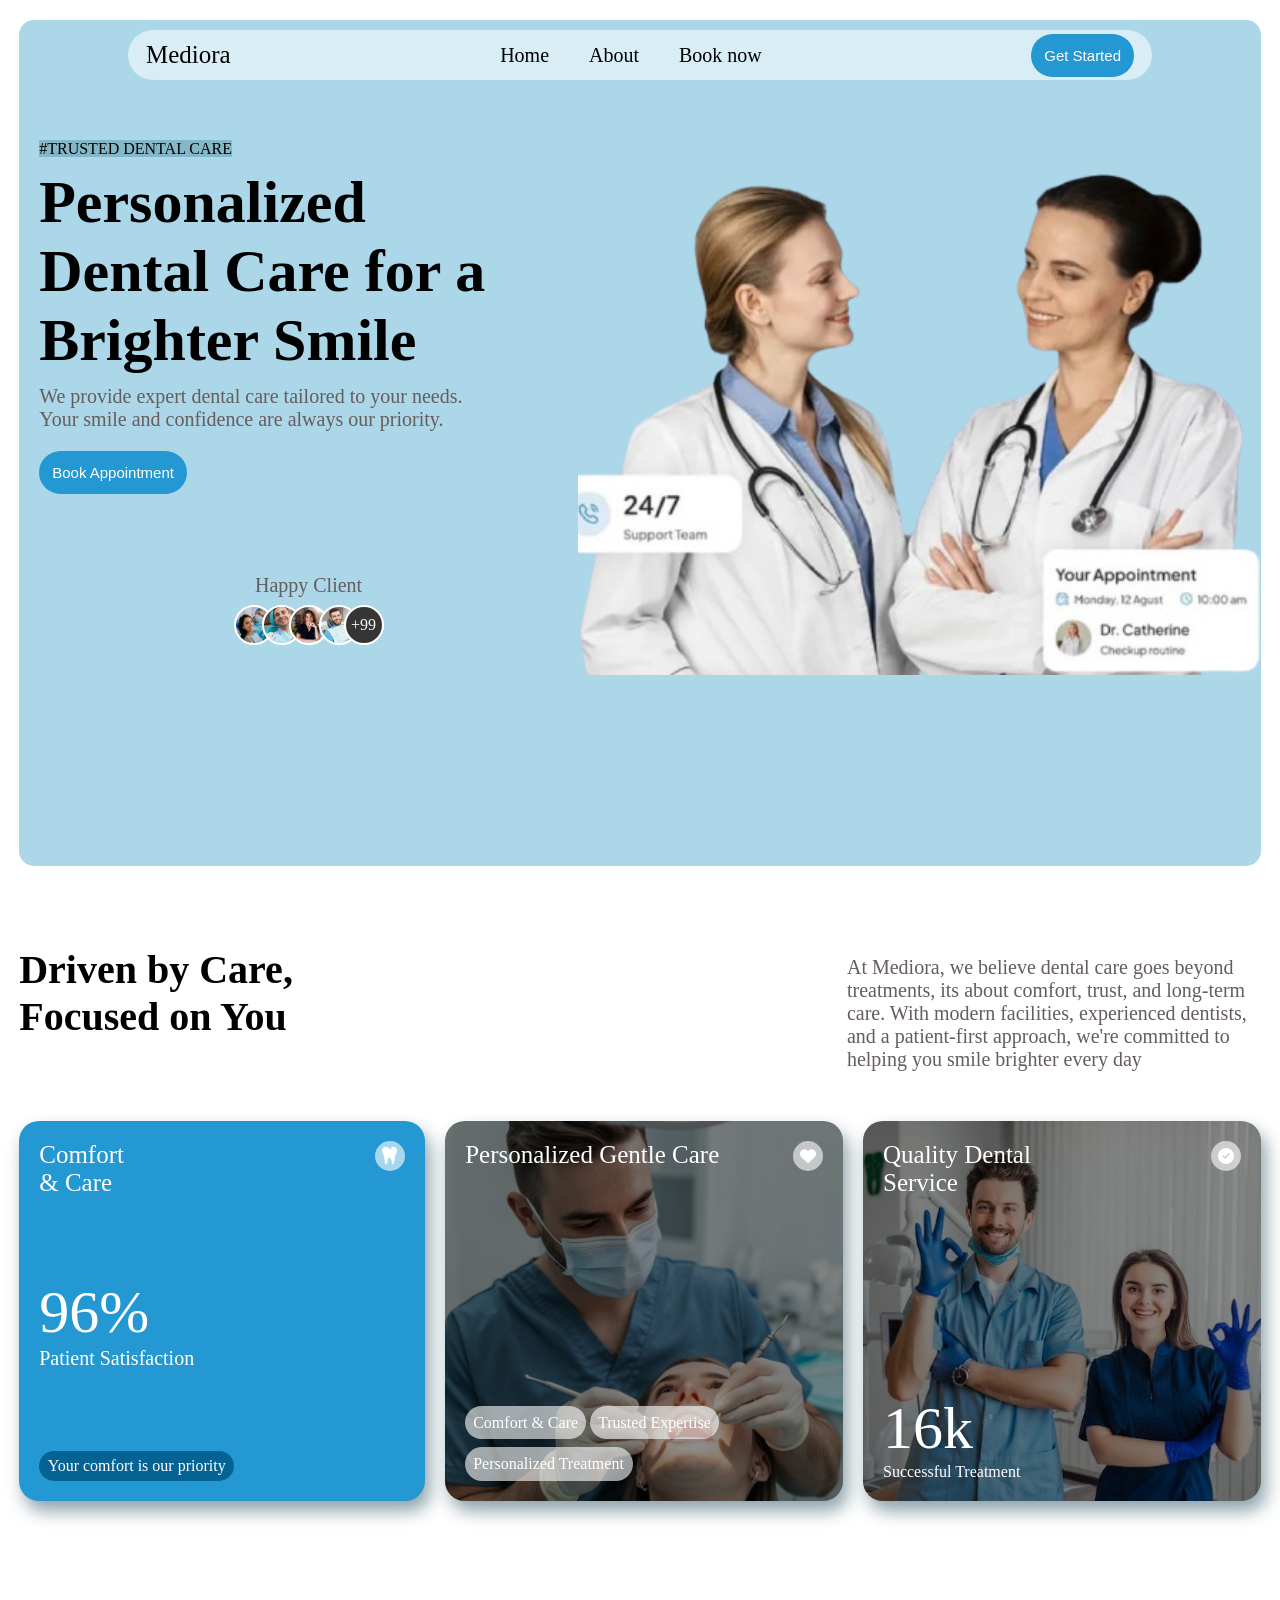
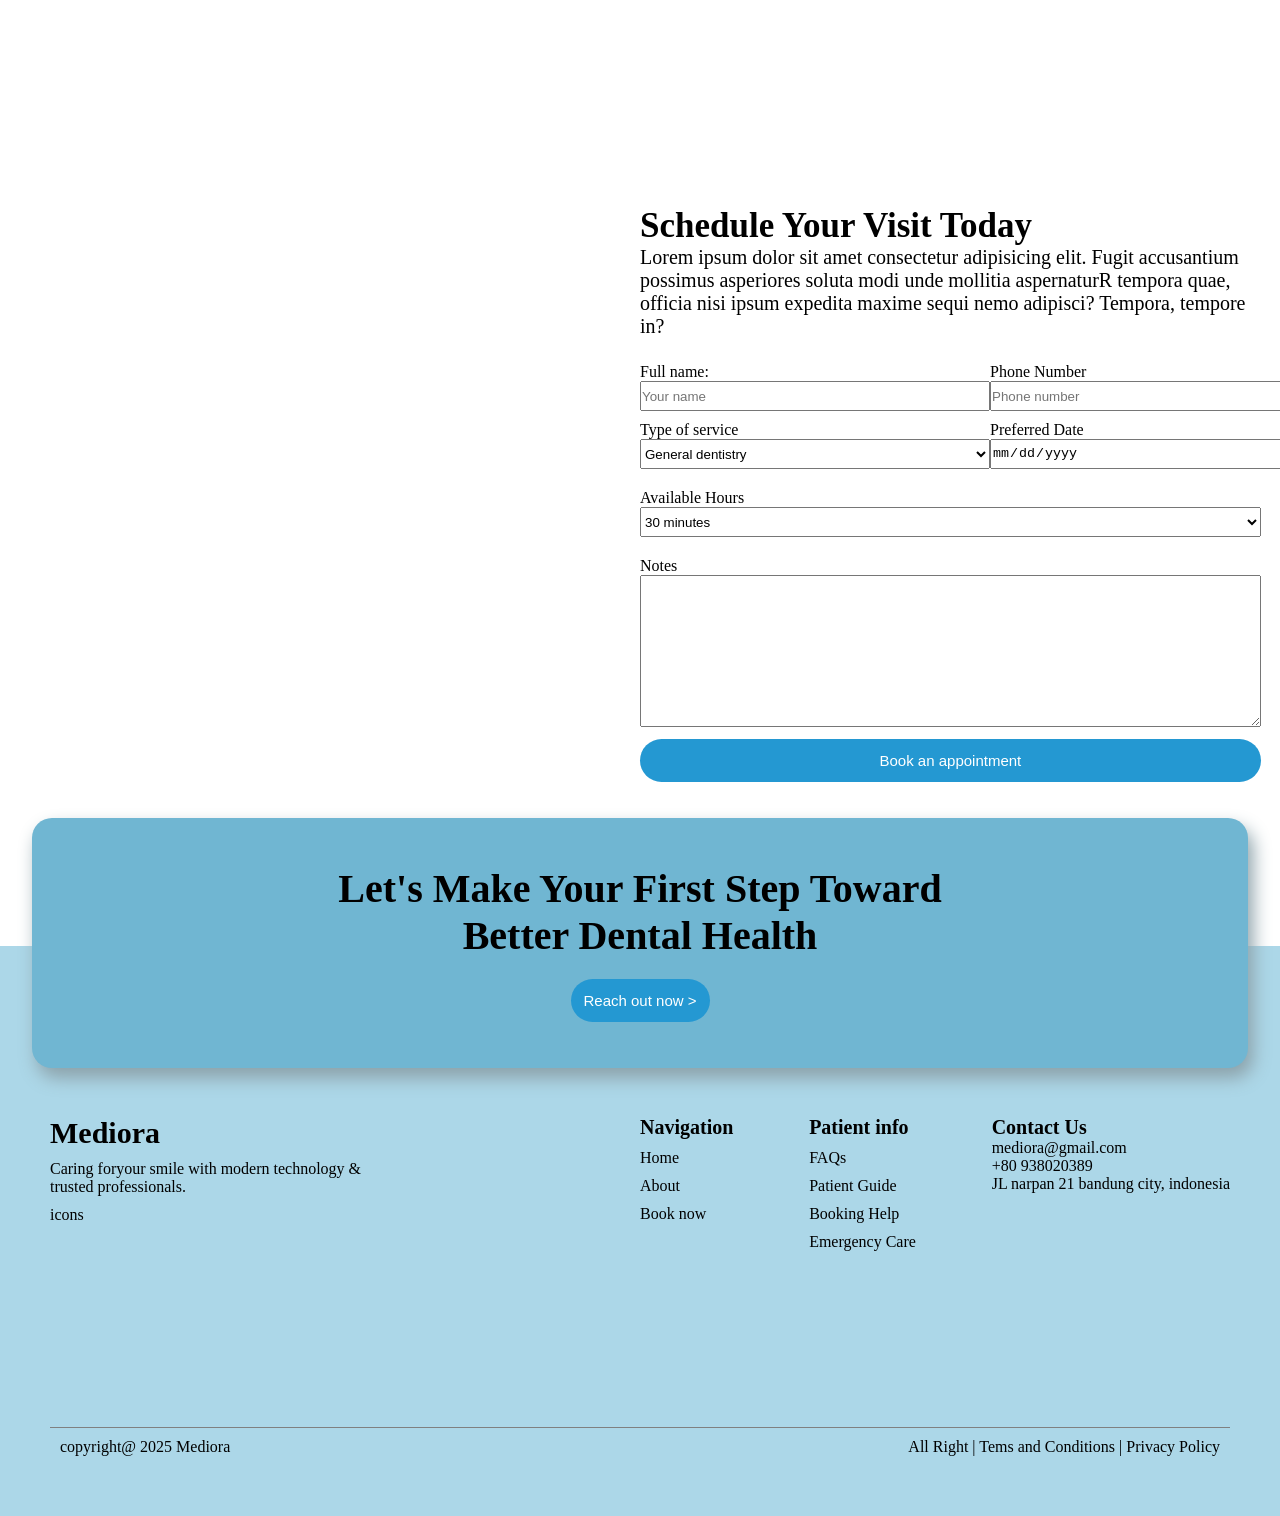
<file: index.html>
<!DOCTYPE html>
<html lang="en">
  <head>
    <meta charset="UTF-8" />
    <meta name="viewport" content="width=device-width, initial-scale=1.0" />
    <title>Mediora Detal Clinic</title>
    <link rel="stylesheet" href="index.css" />
    <link
      rel="stylesheet"
      href="https://cdnjs.cloudflare.com/ajax/libs/font-awesome/6.4.0/css/all.min.css"
    />
  </head>
  <body>
    <div id="home-bg">
      <!--------- Navbar ----------->
      <nav>
        <div class="logoName">Mediora</div>
        <ul>
          <li><a href="#home-bg"> Home</a></li>
          <li><a href="#Section-1">About</a></li>
          <li><a href="#Section-2">Book now</a></li>
        </ul>
        <div class="right-side">
          <button class="btn">Get Started</button>
          <i class="fa-solid fa-bars"></i>
        </div>
      </nav>

      <!--------- sidebar ----------->
      <div class="sidebar">
        <i class="fa-solid fa-xmark"></i>
        <div class="container">
          <li><a href="#home-bg"> Home</a></li>
          <li><a href="#Section-1">About</a></li>
          <li><a href="#Section-2">Book now</a></li>
        </div>
      </div>

      <!--------- Hero Section  ----------->
      <header>
        <!-- Hero-left  -->
        <div class="hero-left">
          <div class="container">
            <span>#TRUSTED DENTAL CARE</span>
            <h1>Personalized Dental Care for a Brighter Smile</h1>
            <div class="description">
              <p id="desc">
                We provide expert dental care tailored to your needs.
              </p>
              <p>Your smile and confidence are always our priority.</p>
            </div>

            <button class="btn-1">Book Appointment</button>
            <div class="box">
              <p class="title">Happy Client</p>
              <div class="img-container">
                <div class="img-1"></div>
                <div class="img-2"></div>
                <div class="img-3"></div>
                <div class="img-4"></div>
                <div class="img-5">+99</div>
              </div>
            </div>
          </div>
        </div>
        <!-- Hero-right -->
        <div class="hero-right">
          <div class="img"></div>
        </div>
      </header>
    </div>

    <!--------- Section-1  ----------->
    <section id="Section-1">
      <div class="top-container">
        <h2 class="title">
          Driven by Care, <br />
          Focused on You
        </h2>
        <p class="description">
          At Mediora, we believe dental care goes beyond treatments, its about
          comfort, trust, and long-term care. With modern facilities,
          experienced dentists, and a patient-first approach, we're committed to
          helping you smile brighter every day
        </p>
      </div>
      <div class="Cards-container">
        <!-- card-1 -->
        <div class="card-1">
          <div class="top">
            <span class="title">Comfort <br />& Care</span>
            <span class="tooth-icon"><i class="fa-solid fa-tooth"></i></span>
          </div>
          <div class="center">
            <span class="percentage">96%</span>
            <span>Patient Satisfaction</span>
          </div>
          <span class="bottom"> Your comfort is our priority</span>
        </div>
        <!-- card-2 -->
        <div class="card-2">
          <div class="overlay-bg">
            <div class="container">
              <div class="top">
                <span class="title">Personalized Gentle Care</span>
                <span class="icon"><i class="fa-solid fa-heart"></i></span>
              </div>
              <div class="card-box">
                <div class="top-box">
                  <span class="boxs">Comfort & Care</span>
                  <span class="boxs">Trusted Expertise</span>
                </div>
                <span class="boxs bottom">Personalized Treatment</span>
              </div>
            </div>
          </div>
        </div>
        <!-- card-3 -->
        <div class="card-3">
          <div class="overlay-bg">
            <div class="container">
              <div class="top">
                <span class="title"
                  >Quality Dental <br />
                  Service</span
                >
                <span class="icon">
                  <i class="fa-solid fa-circle-check"></i>
                </span>
              </div>
              <div class="bottom">
                <span class="percentage">16k</span>
                <span class="text">Successful Treatment</span>
              </div>
            </div>
          </div>
        </div>
      </div>
    </section>

    <!--------- Section-2  ----------->
    <section id="Section-2">
      <div class="left-container">
        <iframe
          src="https://www.google.com/maps/embed?pb=!1m18!1m12!1m3!1d2584.1831065946617!2d6.132905076009366!3d49.632003445955725!2m3!1f0!2f0!3f0!3m2!1i1024!2i768!4f13.1!3m3!1m2!1s0x47954ede77e6ffcd%3A0x57d2afcf37277d52!2sCHL%20Eich%20(Center%20Hospitalier%20de%20Luxembourg)!5e0!3m2!1sen!2slu!4v1759330337020!5m2!1sen!2slu"
          width="600"
          height="400"
          style="border: 0"
          allowfullscreen=""
          loading="lazy"
          referrerpolicy="no-referrer-when-downgrade"
        ></iframe>
      </div>
      <div class="right-container">
        <div class="title-container">
          <h4>Schedule Your Visit Today</h4>
          <p>
            Lorem ipsum dolor sit amet consectetur adipisicing elit. Fugit
            accusantium possimus asperiores soluta modi unde mollitia
            aspernaturR tempora quae, officia nisi ipsum expedita maxime sequi
            nemo adipisci? Tempora, tempore in?
          </p>
        </div>
        <div class="form-container">
          <form action="/">
            <div class="container-1">
              <div>
                <label for="fname">Full name:</label><br />
                <input
                  type="text"
                  id="fname"
                  name="fname"
                  placeholder="Your name"
                /><br />
              </div>
              <div>
                <label for="phone">Phone Number</label><br />
                <input
                  type="tel"
                  name="phone"
                  id="phone"
                  placeholder="Phone number"
                /><br />
              </div>
            </div>
            <div class="container-2">
              <div>
                <label for="type">Type of service</label> <br />
                <select id="type" name="service3">
                  <option value="volvo">General dentistry</option>
                  <option value="saab">Teeth Whitening</option>
                  <option value="fiat">Endodontics</option>
                  <option value="audi">Other</option></select
                ><br />
              </div>
              <div>
                <label for="date">Preferred Date</label> <br />
                <input
                  type="date"
                  id="date"
                  name="date"
                  placeholder="Select date"
                />
              </div>
            </div>
            <div class="container-3">
              <div>
                <label for="hours">Available Hours</label><br />
                <select id="hours" name="hours">
                  <option>30 minutes</option>
                  <option value="saab">1 hour</option>
                  <option value="fiat">2 hour</option>
                  <option value="audi">3 hour</option></select
                ><br />
              </div>
              <div class="text-container">
                <label for="note">Notes</label><br />
                <textarea
                  id="note"
                  name="message"
                  rows="10"
                  cols="30"
                  placeholder="Add any notes..."
                >
                </textarea>
              </div>
            </div>
            <div class="btn-container">
              <button class="bookingBtn">Book an appointment</button>
            </div>
          </form>
        </div>
      </div>
    </section>

    <!--------- Footer ----------->
    <footer>
      <div class="overlay-container">
        <!-- <div> -->
        <h4>
          Let's Make Your First Step Toward <br />
          Better Dental Health
        </h4>
        <button>Reach out now ></button>
        <!-- </div> -->
      </div>

      <div class="main-container">
        <div class="content">
          <div class="left-container">
            <h5>Mediora</h5>
            <p>
              Caring foryour smile with modern technology & <br />trusted
              professionals.
            </p>
            <div class="social-icons">icons</div>
          </div>
          <div class="right-container">
            <div class="navigation">
              <h5>Navigation</h5>
              <a href="#home-bg">Home</a>
              <a href="#Section-1">About</a>
              <a href="#Section-2" id="text3">Book now</a>
            </div>
            <div class="info">
              <h5>Patient info</h5>
              <span id="text1">FAQs</span>
              <span id="text2">Patient Guide </span>
              <span id="text3">Booking Help</span>
              <span id="text4">Emergency Care</span>
            </div>
            <div class="contact">
              <h5>Contact Us</h5>
              <div>mediora@gmail.com</div>
              <div>+80 938020389</div>
              <div>JL narpan 21 bandung city, indonesia</div>
            </div>
          </div>
        </div>
        <div>
          <div class="bottom">
            <div>copyright@ 2025 Mediora</div>
            <div>All Right | Tems and Conditions | Privacy Policy</div>
          </div>
        </div>
      </div>
    </footer>

    <!-- Scripts -->
    <script src="index.js"></script>
  </body>
</html>
</file>
<file: index.css>
* {
  margin: 0;
  padding: 0;
  box-sizing: border-box;
}
* body {
  height: 100%;
  display: flex;
  flex-direction: column;
  align-items: center;
}

#home-bg {
  height: 100%;
  width: 97%;
  display: flex;
  flex-direction: column;
  background-color: rgb(172, 215, 232);
  align-items: center;
  margin: 5px;
  border-radius: 15px;
  transition: margin-top 0.3s ease;
  transition: width 0.3s ease;
}
#home-bg.scrolled {
  margin: 0;
}
@media (min-width: 960px) {
  #home-bg {
    height: 94vh;
    margin: 20px;
  }
  #home-bg.scrolled {
    margin: 0;
    width: 100%;
  }
}

nav {
  height: 50px;
  width: 80vw;
  margin-top: 10px;
  padding: 18px;
  position: fixed;
  z-index: 5;
  display: flex;
  flex-direction: row;
  justify-content: space-between;
  align-items: center;
  background-color: rgb(217, 238, 244);
  border-radius: 30px;
  transition: width 0.3s ease;
  /* optional: for smoother effect */
}
nav.scrolled {
  margin-top: 0;
  width: 100%;
}
nav .logoName {
  font-size: 25px;
}
nav ul {
  display: none;
  flex-direction: row;
  list-style: none;
}
@media (min-width: 960px) {
  nav ul {
    display: flex;
  }
}
nav ul li {
  font-size: 20px;
  margin: 0 20px;
}
nav ul li a {
  color: black;
  text-decoration: none;
}
nav .right-side {
  display: flex;
  align-items: center;
  justify-items: center;
}
nav .right-side .btn {
  background-color: rgb(36, 152, 210);
  color: white;
  cursor: pointer;
  border-radius: 22px;
  border: none;
  padding: 13px;
  font-size: 15px;
  display: none;
}
@media (min-width: 960px) {
  nav .right-side .btn {
    display: flex;
  }
}
nav .right-side .fa-bars {
  display: flex;
  font-size: 25px;
}
@media (min-width: 960px) {
  nav .right-side .fa-bars {
    display: none;
  }
}

.sidebar {
  height: 100vh;
  width: 80%;
  display: none;
  flex-direction: column;
  position: fixed;
  top: 0;
  right: 0;
  z-index: 10;
  background-color: rgb(143, 157, 162);
  transition: 0.4s ease;
}
.sidebar .fa-xmark {
  font-size: 30px;
  margin: 20px;
}
.sidebar .container {
  height: 100%;
  width: 100%;
  display: flex;
  flex-direction: column;
  align-items: center;
  gap: 50px;
  margin-top: 50px;
}
.sidebar .container li {
  list-style: none;
  font-size: 20px;
  font-weight: bold;
}
.sidebar .container li a {
  color: black;
  text-decoration: none;
}

header {
  width: 100%;
  height: 710px;
  display: flex;
  flex-direction: column;
  margin-top: 80px;
}
@media (min-width: 720px) {
  header {
    height: 990px;
  }
}
@media (min-width: 960px) {
  header {
    flex-direction: row;
    height: 100vh;
  }
}
header .hero-left {
  width: 100%;
  padding-top: 40px;
}
@media (min-width: 960px) {
  header .hero-left {
    width: 45%;
    padding-left: 20px;
  }
}
header .hero-left .container {
  width: 100%;
  display: flex;
  flex-direction: column;
  justify-items: center;
  align-items: center;
}
@media (min-width: 960px) {
  header .hero-left .container {
    display: block;
    justify-items: start;
    align-items: start;
  }
}
header .hero-left .container span {
  background-color: rgb(132, 184, 200);
}
header .hero-left .container h1 {
  margin-top: 15px;
  font-size: 35px;
  width: auto;
  text-align: center;
}
@media (min-width: 720px) {
  header .hero-left .container h1 {
    width: 450px;
  }
}
@media (min-width: 960px) {
  header .hero-left .container h1 {
    width: 300px;
    font-size: 40px;
    margin-top: 10px;
    text-align: start;
  }
}
@media (min-width: 1200px) {
  header .hero-left .container h1 {
    width: 450px;
    font-size: 60px;
  }
}
header .hero-left .container .description {
  margin-top: 15px;
  text-align: center;
  width: auto;
  font-size: 15px;
  color: rgb(101, 93, 93);
}
@media (min-width: 720px) {
  header .hero-left .container .description {
    font-size: 20px;
  }
}
@media (min-width: 960px) {
  header .hero-left .container .description {
    width: 450px;
    margin-top: 10px;
    text-align: start;
  }
}
header .hero-left .container .btn-1 {
  margin-top: 20px;
  background-color: rgb(36, 152, 210);
  color: white;
  cursor: pointer;
  border-radius: 22px;
  border: none;
  padding: 13px;
  font-size: 15px;
}
header .hero-left .container .box {
  margin-top: 50px;
  display: flex;
  flex-direction: column;
  align-items: center;
}
@media (min-width: 960px) {
  header .hero-left .container .box {
    margin-top: 80px;
  }
}
header .hero-left .container .box .title {
  font-size: 20px;
  color: rgb(101, 93, 93);
}
header .hero-left .container .box .img-container {
  width: 150px;
  display: flex;
  position: relative;
  margin-top: 8px;
  z-index: 1;
}
header .hero-left .container .box .img-container .img-1 {
  background-image: url("assets/images/client-img-1.jpg");
  height: 40px;
  width: 40px;
  border-radius: 50px;
  border: 2px solid white;
  background-repeat: no-repeat;
  background-position: center;
  background-size: cover;
}
header .hero-left .container .box .img-container .img-2 {
  background-image: url("assets/images/client-img-2.jpg");
  background-repeat: no-repeat;
  background-position: center;
  background-size: cover;
  height: 40px;
  width: 40px;
  border-radius: 50px;
  border: 2px solid white;
  position: absolute;
  left: 28px;
}
header .hero-left .container .box .img-container .img-3 {
  background-image: url("assets/images/client-img-3.jpg");
  background-repeat: no-repeat;
  background-position: center;
  background-size: cover;
  height: 40px;
  width: 40px;
  border-radius: 50px;
  border: 2px solid white;
  z-index: 1;
  position: absolute;
  left: 55px;
}
header .hero-left .container .box .img-container .img-4 {
  background-image: url("assets/images/client-img-4.jpg");
  background-repeat: no-repeat;
  background-position: center;
  background-size: cover;
  height: 40px;
  width: 40px;
  border-radius: 50px;
  border: 2px solid white;
  z-index: 1;
  position: absolute;
  left: 85px;
}
header .hero-left .container .box .img-container .img-5 {
  height: 40px;
  width: 40px;
  border-radius: 50px;
  border: 2px solid white;
  z-index: 1;
  position: absolute;
  left: 110px;
  background-color: rgb(54, 52, 52);
  color: white;
  display: flex;
  align-items: center;
  justify-content: center;
}
header .hero-right {
  width: 100%;
  height: 100%;
  margin-top: 20px;
  display: flex;
  align-items: center;
  justify-content: center;
}
@media (min-width: 720px) {
  header .hero-right {
    height: 578px;
  }
}
@media (min-width: 960px) {
  header .hero-right {
    width: 55%;
    height: 460px;
  }
}
@media (min-width: 1200px) {
  header .hero-right {
    height: 575px;
    margin-top: 0;
  }
}
header .hero-right .img {
  background-image: url("assets/images/dentist--bg.png");
  background-repeat: no-repeat;
  background-position: center;
  background-size: cover;
  width: 100%;
  height: 300px;
}
@media (min-width: 720px) {
  header .hero-right .img {
    height: 100%;
  }
}
@media (min-width: 960px) {
  header .hero-right .img {
    width: 600px;
  }
}
@media (min-width: 1200px) {
  header .hero-right .img {
    width: 100%;
  }
}

#Section-1 {
  height: 100%;
  width: 97%;
  margin-top: 60px;
}
@media (min-width: 960px) {
  #Section-1 {
    height: 90vh;
  }
}
#Section-1 .top-container {
  display: flex;
  flex-direction: column;
  align-items: center;
  justify-content: center;
}
@media (min-width: 960px) {
  #Section-1 .top-container {
    flex-direction: row;
    align-items: start;
    justify-content: space-between;
  }
}
#Section-1 .top-container .title {
  width: 100%;
  font-size: 30px;
  text-align: center;
}
@media (min-width: 720px) {
  #Section-1 .top-container .title {
    font-size: 40px;
  }
}
@media (min-width: 960px) {
  #Section-1 .top-container .title {
    text-align: start;
  }
}
#Section-1 .top-container .description {
  margin-top: 19px;
  text-align: center;
  width: 100%;
  font-size: 15px;
  color: rgb(101, 93, 93);
}
@media (min-width: 960px) {
  #Section-1 .top-container .description {
    width: 50%;
    margin-top: 10px;
    text-align: start;
    font-size: 20px;
  }
}
#Section-1 .Cards-container {
  margin-top: 50px;
  display: flex;
  flex-direction: column;
  justify-content: center;
  align-items: center;
  gap: 20px;
}
@media (min-width: 960px) {
  #Section-1 .Cards-container {
    flex-direction: row;
  }
}
#Section-1 .Cards-container .card-1 {
  padding: 20px;
  height: 280px;
  width: 100%;
  border-radius: 20px;
  background-color: rgb(36, 152, 210);
  overflow: hidden;
  color: white;
  display: flex;
  flex-direction: column;
  box-shadow: 5px 10px 18px rgb(140, 162, 170);
}
@media (min-width: 720px) {
  #Section-1 .Cards-container .card-1 {
    height: 300px;
    width: 500px;
  }
}
@media (min-width: 960px) {
  #Section-1 .Cards-container .card-1 {
    height: 380px;
    width: 500px;
  }
}
#Section-1 .Cards-container .card-1 {
  justify-content: space-between;
}
#Section-1 .Cards-container .card-1 .top {
  display: flex;
  justify-content: space-between;
}
#Section-1 .Cards-container .card-1 .top .title {
  font-size: 19px;
}
@media (min-width: 720px) {
  #Section-1 .Cards-container .card-1 .top .title {
    font-size: 25px;
  }
}
#Section-1 .Cards-container .card-1 .top .tooth-icon {
  height: 30px;
  width: 30px;
  border-radius: 30px;
  display: flex;
  color: white;
  justify-content: center;
  align-items: center;
  background-color: rgba(255, 255, 255, 0.6);
}
#Section-1 .Cards-container .card-1 .top .tooth-icon .fa-tooth {
  font-size: 20px;
}
#Section-1 .Cards-container .card-1 .center {
  display: flex;
  flex-direction: column;
}
#Section-1 .Cards-container .card-1 .center .percentage {
  font-size: 45px;
}
@media (min-width: 720px) {
  #Section-1 .Cards-container .card-1 .center .percentage {
    font-size: 60px;
  }
}
#Section-1 .Cards-container .card-1 .center span {
  font-size: 15px;
}
@media (min-width: 720px) {
  #Section-1 .Cards-container .card-1 .center span {
    font-size: 20px;
  }
}
#Section-1 .Cards-container .card-1 .bottom {
  width: 190px;
  height: 30px;
  font-size: 15px;
  display: flex;
  align-items: center;
  justify-content: center;
  border-radius: 20px;
  background-color: rgb(4, 99, 147);
}
@media (min-width: 720px) {
  #Section-1 .Cards-container .card-1 .bottom {
    width: 195px;
    font-size: 16px;
  }
}
#Section-1 .Cards-container .card-2 {
  background-image: url("/assets/images/dentist-2.jpg");
  background-repeat: no-repeat;
  background-position: center;
  background-size: cover;
  height: 280px;
  width: 100%;
  border-radius: 20px;
  background-color: rgb(36, 152, 210);
  overflow: hidden;
  color: white;
  display: flex;
  flex-direction: column;
  box-shadow: 5px 10px 18px rgb(140, 162, 170);
}
@media (min-width: 720px) {
  #Section-1 .Cards-container .card-2 {
    height: 300px;
    width: 500px;
  }
}
@media (min-width: 960px) {
  #Section-1 .Cards-container .card-2 {
    height: 380px;
    width: 500px;
  }
}
#Section-1 .Cards-container .card-2 .overlay-bg {
  background-color: rgba(0, 0, 0, 0.448);
  height: 100%;
  width: 100%;
}
#Section-1 .Cards-container .card-2 .overlay-bg .container {
  height: 100%;
  width: 100%;
  padding: 20px;
  display: flex;
  flex-direction: column;
  justify-content: space-between;
}
#Section-1 .Cards-container .card-2 .overlay-bg .container .top {
  display: flex;
  flex-direction: column;
  justify-content: space-between;
  flex-direction: row;
}
#Section-1 .Cards-container .card-2 .overlay-bg .container .top .title {
  font-size: 19px;
}
@media (min-width: 720px) {
  #Section-1 .Cards-container .card-2 .overlay-bg .container .top .title {
    font-size: 25px;
  }
}
#Section-1 .Cards-container .card-2 .overlay-bg .container .top .icon {
  height: 30px;
  width: 30px;
  border-radius: 30px;
  display: flex;
  color: white;
  justify-content: center;
  align-items: center;
  background-color: rgba(255, 255, 255, 0.6);
}
#Section-1 .Cards-container .card-2 .overlay-bg .container .card-box {
  display: flex;
  flex-direction: column;
  gap: 15px;
}
#Section-1 .Cards-container .card-2 .overlay-bg .container .card-box .boxs {
  background-color: rgba(255, 255, 255, 0.6);
  padding: 8px;
  border-radius: 20px;
}
#Section-1 .Cards-container .card-2 .overlay-bg .container .card-box .bottom {
  width: 168px;
}
#Section-1 .Cards-container .card-3 {
  background-image: url("/assets/images/dentist-3.jpg");
  background-repeat: no-repeat;
  background-position: center;
  background-size: cover;
  height: 280px;
  width: 100%;
  border-radius: 20px;
  background-color: rgb(36, 152, 210);
  overflow: hidden;
  color: white;
  display: flex;
  flex-direction: column;
  box-shadow: 5px 10px 18px rgb(140, 162, 170);
}
@media (min-width: 720px) {
  #Section-1 .Cards-container .card-3 {
    height: 300px;
    width: 500px;
  }
}
@media (min-width: 960px) {
  #Section-1 .Cards-container .card-3 {
    height: 380px;
    width: 500px;
  }
}
#Section-1 .Cards-container .card-3 .overlay-bg {
  background-color: rgba(0, 0, 0, 0.448);
  height: 100%;
  width: 100%;
}
#Section-1 .Cards-container .card-3 .overlay-bg .container {
  height: 100%;
  width: 100%;
  padding: 20px;
  display: flex;
  flex-direction: column;
  justify-content: space-between;
}
#Section-1 .Cards-container .card-3 .overlay-bg .container .top {
  display: flex;
  flex-direction: column;
  justify-content: space-between;
  flex-direction: row;
}
#Section-1 .Cards-container .card-3 .overlay-bg .container .top .title {
  font-size: 19px;
}
@media (min-width: 720px) {
  #Section-1 .Cards-container .card-3 .overlay-bg .container .top .title {
    font-size: 25px;
  }
}
#Section-1 .Cards-container .card-3 .overlay-bg .container .top .icon {
  height: 30px;
  width: 30px;
  border-radius: 30px;
  display: flex;
  color: white;
  justify-content: center;
  align-items: center;
  background-color: rgba(255, 255, 255, 0.6);
}
#Section-1 .Cards-container .card-3 .overlay-bg .container .bottom {
  display: flex;
  flex-direction: column;
}
#Section-1 .Cards-container .card-3 .overlay-bg .container .bottom .percentage {
  font-size: 45px;
}
@media (min-width: 720px) {
  #Section-1 .Cards-container .card-3 .overlay-bg .container .bottom .percentage {
    font-size: 60px;
  }
}

#Section-2 {
  height: 100%;
  width: 97%;
  display: flex;
  flex-direction: column;
  justify-content: center;
  gap: 30px;
  margin-top: 50px;
}
@media (min-width: 960px) {
  #Section-2 {
    flex-direction: row;
    justify-content: space-between;
    gap: 20px;
    height: 680px;
  }
}
@media (min-width: 1200px) {
  #Section-2 {
    height: 100%;
  }
}
#Section-2 .left-container {
  width: 100%;
  height: 350px;
  overflow: hidden;
  border-radius: 10px;
}
@media (min-width: 960px) {
  #Section-2 .left-container {
    width: 50%;
    height: 560px;
  }
}
#Section-2 .left-container iframe {
  width: 100%;
  height: 100%;
}
@media (min-width: 960px) {
  #Section-2 .left-container iframe {
    width: 730px;
  }
}
#Section-2 .right-container {
  width: 100%;
  height: 100%;
  display: flex;
  flex-direction: column;
}
@media (min-width: 960px) {
  #Section-2 .right-container {
    width: 50%;
    height: 560px;
  }
}
#Section-2 .right-container .title-container {
  display: flex;
  flex-direction: column;
  justify-content: center;
  align-items: center;
}
@media (min-width: 960px) {
  #Section-2 .right-container .title-container {
    justify-content: start;
    align-items: start;
  }
}
#Section-2 .right-container .title-container h4 {
  font-size: 25px;
}
@media (min-width: 720px) {
  #Section-2 .right-container .title-container h4 {
    font-size: 35px;
  }
}
#Section-2 .right-container .title-container p {
  font-size: 16px;
  text-align: center;
}
@media (min-width: 720px) {
  #Section-2 .right-container .title-container p {
    font-size: 20px;
  }
}
@media (min-width: 960px) {
  #Section-2 .right-container .title-container p {
    text-align: start;
  }
}
#Section-2 .right-container .form-container {
  display: flex;
  flex-direction: column;
  gap: 20px;
  margin-top: 25px;
}
#Section-2 .right-container .form-container .container-1 {
  display: flex;
  flex-direction: column;
  justify-content: space-between;
}
@media (min-width: 1200px) {
  #Section-2 .right-container .form-container .container-1 {
    flex-direction: row;
  }
}
#Section-2 .right-container .form-container .container-1 label {
  margin-right: 10px;
}
#Section-2 .right-container .form-container .container-1 input {
  width: 100%;
  height: 30px;
}
@media (min-width: 720px) {
  #Section-2 .right-container .form-container .container-1 input {
    width: 450px;
  }
}
@media (min-width: 960px) {
  #Section-2 .right-container .form-container .container-1 input {
    width: 100%;
  }
}
@media (min-width: 1200px) {
  #Section-2 .right-container .form-container .container-1 input {
    width: 350px;
  }
}
#Section-2 .right-container .form-container .container-2 {
  margin-top: 10px;
  display: flex;
  flex-direction: column;
  justify-content: space-between;
}
@media (min-width: 1200px) {
  #Section-2 .right-container .form-container .container-2 {
    flex-direction: row;
  }
}
#Section-2 .right-container .form-container .container-2 select {
  width: 100%;
  height: 30px;
}
@media (min-width: 720px) {
  #Section-2 .right-container .form-container .container-2 select {
    width: 450px;
  }
}
@media (min-width: 960px) {
  #Section-2 .right-container .form-container .container-2 select {
    width: 100%;
  }
}
@media (min-width: 1200px) {
  #Section-2 .right-container .form-container .container-2 select {
    width: 350px;
  }
}
#Section-2 .right-container .form-container .container-2 input {
  width: 100%;
  height: 30px;
}
@media (min-width: 720px) {
  #Section-2 .right-container .form-container .container-2 input {
    width: 450px;
  }
}
@media (min-width: 960px) {
  #Section-2 .right-container .form-container .container-2 input {
    width: 100%;
  }
}
@media (min-width: 1200px) {
  #Section-2 .right-container .form-container .container-2 input {
    width: 350px;
  }
}
#Section-2 .right-container .form-container .container-3 {
  display: flex;
  flex-direction: column;
  margin-top: 20px;
}
#Section-2 .right-container .form-container .container-3 select {
  width: 100%;
  height: 30px;
}
@media (min-width: 720px) {
  #Section-2 .right-container .form-container .container-3 select {
    width: 450px;
  }
}
@media (min-width: 960px) {
  #Section-2 .right-container .form-container .container-3 select {
    width: 100%;
  }
}
#Section-2 .right-container .form-container .container-3 .text-container {
  margin-top: 20px;
}
#Section-2 .right-container .form-container .container-3 .text-container textarea {
  width: 100%;
}
@media (min-width: 720px) {
  #Section-2 .right-container .form-container .container-3 .text-container textarea {
    width: 450px;
  }
}
@media (min-width: 960px) {
  #Section-2 .right-container .form-container .container-3 .text-container textarea {
    width: 100%;
  }
}
#Section-2 .right-container .form-container .btn-container {
  display: flex;
  align-items: center;
  justify-content: center;
  margin-top: 8px;
}
@media (min-width: 720px) {
  #Section-2 .right-container .form-container .btn-container {
    justify-content: start;
  }
}
@media (min-width: 960px) {
  #Section-2 .right-container .form-container .btn-container {
    justify-content: center;
  }
}
#Section-2 .right-container .form-container .btn-container button {
  width: 100%;
  background-color: rgb(36, 152, 210);
  color: white;
  cursor: pointer;
  border-radius: 22px;
  border: none;
  padding: 13px;
  font-size: 15px;
}
@media (min-width: 720px) {
  #Section-2 .right-container .form-container .btn-container button {
    width: 450px;
  }
}
@media (min-width: 960px) {
  #Section-2 .right-container .form-container .btn-container button {
    width: 100%;
  }
}

footer {
  height: 810px;
  width: 100%;
  margin-top: 50px;
  position: relative;
  display: flex;
  flex-direction: column;
  align-items: center;
  justify-content: end;
}
@media (min-width: 720px) {
  footer {
    height: 700px;
  }
}
footer .overlay-container {
  height: 250px;
  width: 95%;
  position: absolute;
  top: 2px;
  z-index: 20px;
  border-radius: 20px;
  display: flex;
  flex-direction: column;
  align-items: center;
  justify-content: center;
  background-color: rgb(112, 182, 210);
  box-shadow: 5px 10px 18px rgb(140, 162, 170);
}
footer .overlay-container h4 {
  font-size: 25px;
  text-align: center;
}
@media (min-width: 720px) {
  footer .overlay-container h4 {
    font-size: 40px;
  }
}
footer .overlay-container button {
  margin-top: 20px;
  background-color: rgb(36, 152, 210);
  color: white;
  cursor: pointer;
  border-radius: 22px;
  border: none;
  padding: 13px;
  font-size: 15px;
}
footer .main-container {
  height: 700px;
  width: 100%;
  padding: 10px;
  display: flex;
  flex-direction: column;
  justify-content: space-between;
  background-color: rgb(172, 215, 232);
}
@media (min-width: 720px) {
  footer .main-container {
    height: 570px;
    padding: 50px;
  }
}
footer .main-container .content {
  height: 420px;
  width: auto;
  margin-top: 170px;
  display: flex;
  flex-direction: column;
  justify-content: end;
  align-items: center;
}
@media (min-width: 960px) {
  footer .main-container .content {
    height: 300px;
    margin-top: 120px;
    align-items: start;
    flex-direction: row;
    justify-content: space-between;
  }
}
footer .main-container .content .left-container {
  width: 100%;
  display: flex;
  flex-direction: column;
  justify-content: center;
  align-items: center;
}
@media (min-width: 960px) {
  footer .main-container .content .left-container {
    width: 50%;
    justify-content: start;
    align-items: start;
  }
}
footer .main-container .content .left-container h5 {
  font-size: 30px;
}
footer .main-container .content .left-container p {
  margin-top: 10px;
  text-align: center;
}
@media (min-width: 960px) {
  footer .main-container .content .left-container p {
    text-align: start;
  }
}
footer .main-container .content .left-container .social-icons {
  margin-top: 10px;
}
footer .main-container .content .right-container {
  width: 100%;
  display: grid;
  grid-template-columns: auto auto;
  justify-content: space-evenly;
  margin-top: 20px;
  gap: 50px;
}
@media (min-width: 960px) {
  footer .main-container .content .right-container {
    width: 50%;
    margin-top: 0;
    justify-content: space-between;
    grid-template-columns: auto auto auto;
  }
}
footer .main-container .content .right-container .navigation {
  display: flex;
  flex-direction: column;
  gap: 10px;
}
footer .main-container .content .right-container .navigation h5 {
  font-size: 20px;
}
footer .main-container .content .right-container .navigation a {
  color: black;
  text-decoration: none;
}
footer .main-container .content .right-container .info {
  display: flex;
  flex-direction: column;
  gap: 10px;
}
footer .main-container .content .right-container .info h5 {
  font-size: 20px;
}
footer .main-container .content .right-container .contact {
  grid-column: 1/span 2;
  text-align: center;
  gap: 10px;
}
@media (min-width: 720px) {
  footer .main-container .content .right-container .contact {
    grid-column: 3;
    text-align: start;
  }
}
footer .main-container .content .right-container .contact h5 {
  font-size: 20px;
}
footer .main-container .bottom {
  margin-top: 20px;
  padding: 10px;
  display: flex;
  flex-direction: column;
  justify-content: center;
  align-items: center;
  border-top: 1px solid grey;
}
@media (min-width: 720px) {
  footer .main-container .bottom {
    justify-content: space-between;
    flex-direction: row;
  }
}

/*# sourceMappingURL=style.css.map */
</file>
